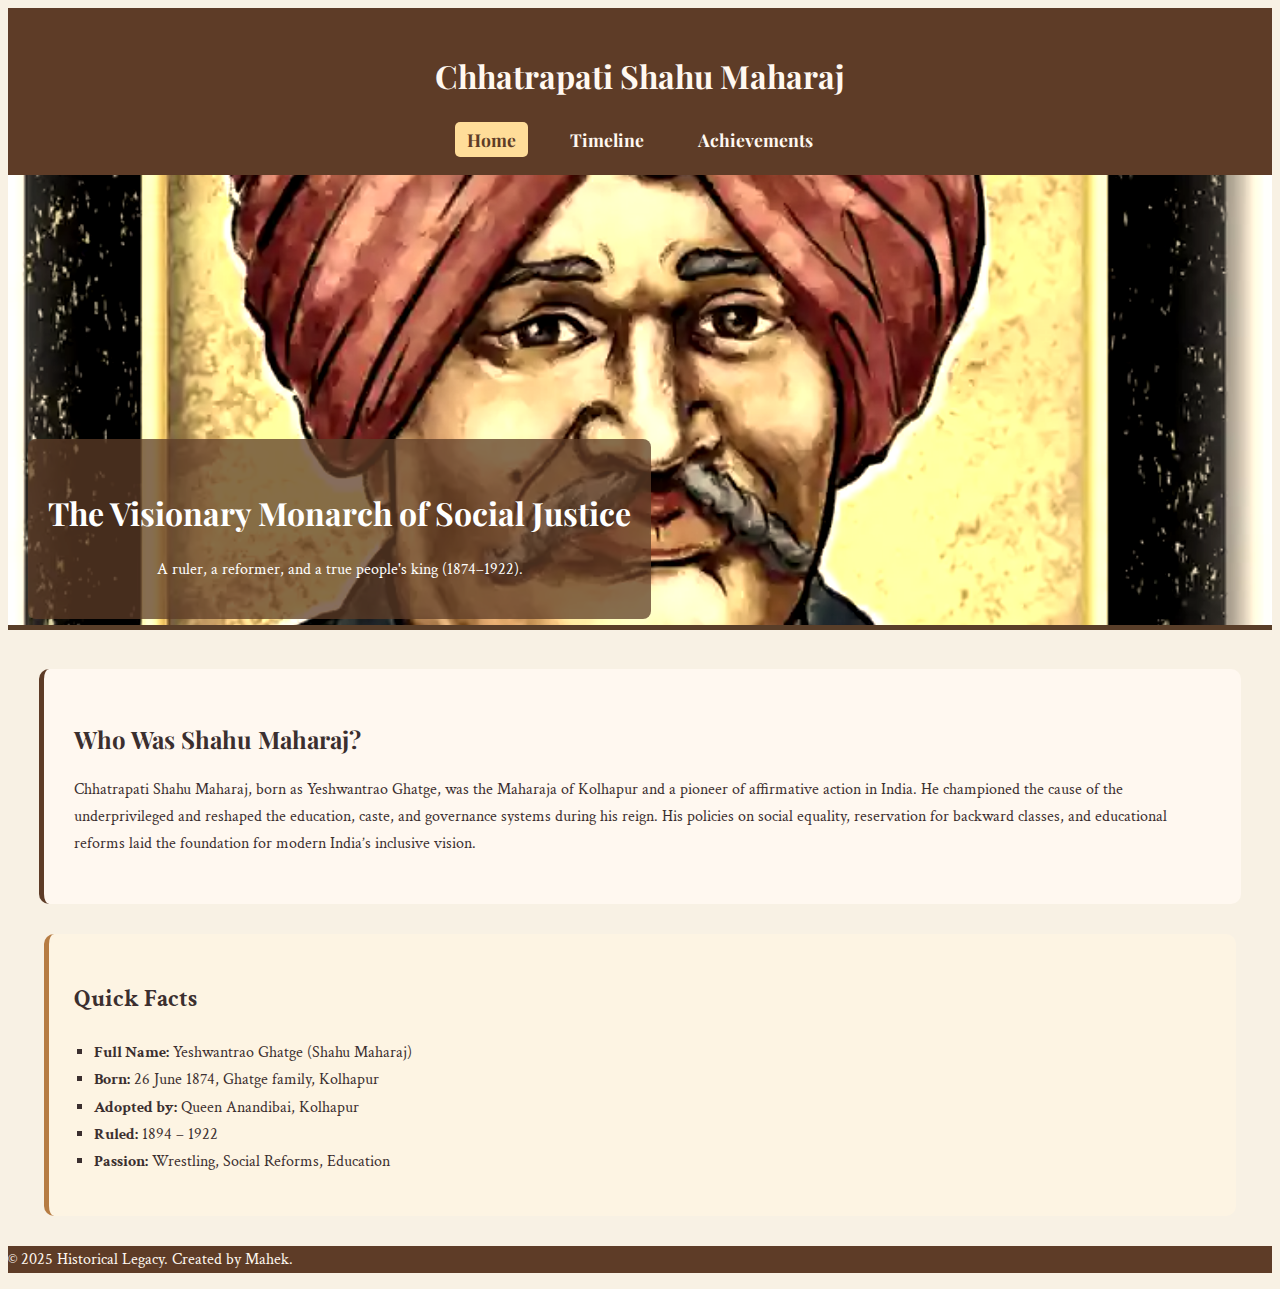
<file: index.html>
<!DOCTYPE html>
<html lang="en">
<head>
  <meta charset="UTF-8" />
  <meta name="viewport" content="width=device-width, initial-scale=1" />
  <title>Shahu Maharaj - Home</title>
  <link rel="stylesheet" href="style.css" />
  <link href="https://fonts.googleapis.com/css2?family=Playfair+Display:wght@600&family=Crimson+Text&display=swap" rel="stylesheet">
</head>
<body>
  <header>
    <h1>Chhatrapati Shahu Maharaj</h1>
    <nav>
      <ul>
        <li><a href="index.html" class="active">Home</a></li>
        <li><a href="about.html">Timeline</a></li>
        <li><a href="achievements.html">Achievements</a></li>
      </ul>
    </nav>
  </header>

  <main>
    <section class="hero-image">
      <img src="shahu1.webp" alt="Shahu Maharaj Portrait">
      <div class="hero-text">
        <h2>The Visionary Monarch of Social Justice</h2>
        <p>A ruler, a reformer, and a true people's king (1874–1922).</p>
      </div>
    </section>

    <section class="intro">
      <h2>Who Was Shahu Maharaj?</h2>
      <p>
        Chhatrapati Shahu Maharaj, born as Yeshwantrao Ghatge, was the Maharaja of Kolhapur and a pioneer of affirmative action in India. He championed the cause of the underprivileged and reshaped the education, caste, and governance systems during his reign. His policies on social equality, reservation for backward classes, and educational reforms laid the foundation for modern India’s inclusive vision.
      </p>
    </section>

    <section class="quick-facts">
      <h2>Quick Facts</h2>
      <ul>
        <li><strong>Full Name:</strong> Yeshwantrao Ghatge (Shahu Maharaj)</li>
        <li><strong>Born:</strong> 26 June 1874, Ghatge family, Kolhapur</li>
        <li><strong>Adopted by:</strong> Queen Anandibai, Kolhapur</li>
        <li><strong>Ruled:</strong> 1894 – 1922</li>
        <li><strong>Passion:</strong> Wrestling, Social Reforms, Education</li>
      </ul>
    </section>
  </main>

  <footer>
    <p>&copy; 2025 Historical Legacy. Created by Mahek.</p>
  </footer>
</body>
</html>
</file>
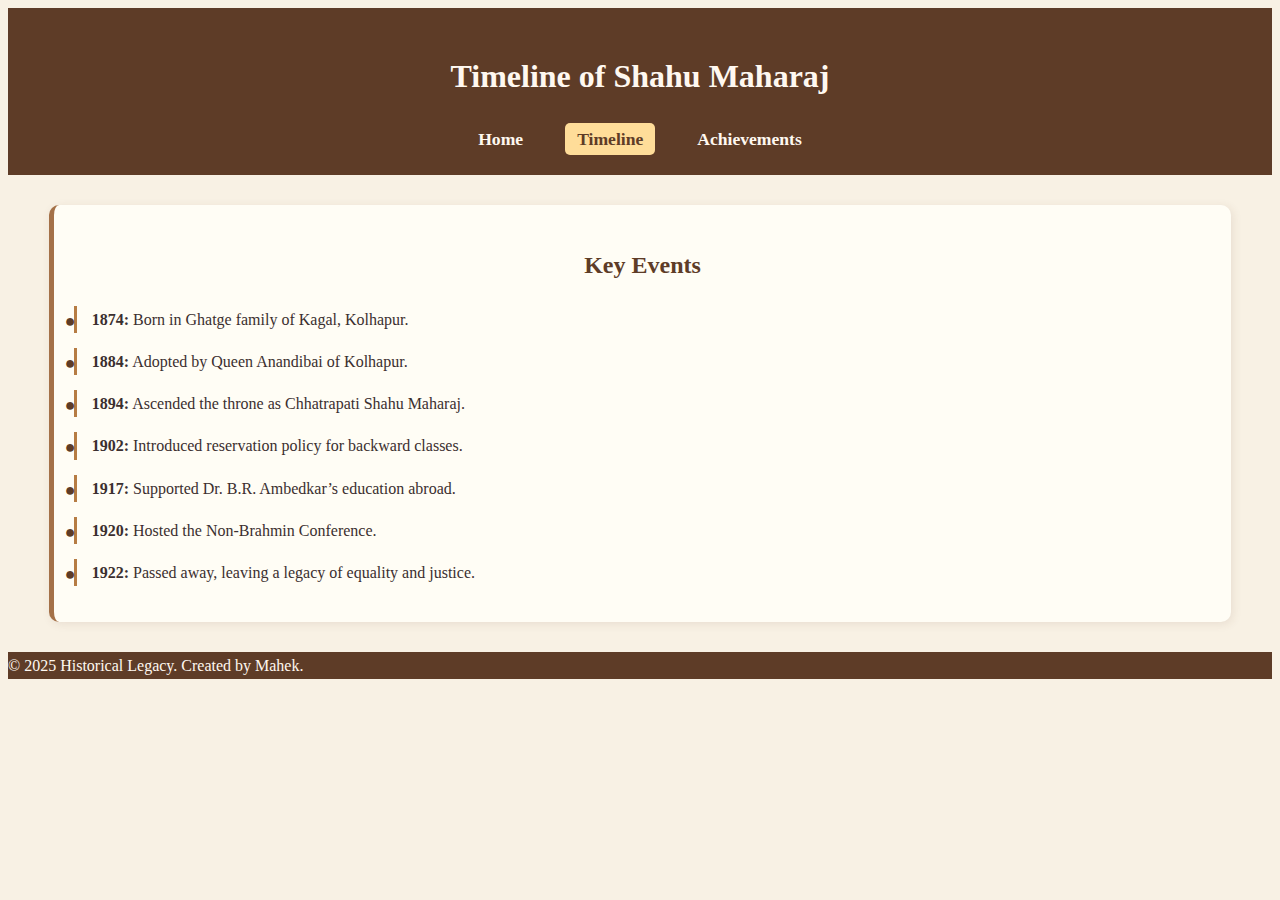
<file: about.html>
<!DOCTYPE html>
<html lang="en">
<head>
  <meta charset="UTF-8" />
  <meta name="viewport" content="width=device-width, initial-scale=1" />
  <title>Shahu Maharaj - Timeline</title>
  <link rel="stylesheet" href="style.css" />
</head>
<body>
  <header>
    <h1>Timeline of Shahu Maharaj</h1>
    <nav>
      <ul>
        <li><a href="index.html">Home</a></li>
        <li><a href="about.html" class="active">Timeline</a></li>
        <li><a href="achievements.html">Achievements</a></li>
      </ul>
    </nav>
  </header>

  <main>
    <section class="timeline">
      <h2>Key Events</h2>
      <ul>
        <li><strong>1874:</strong> Born in Ghatge family of Kagal, Kolhapur.</li>
        <li><strong>1884:</strong> Adopted by Queen Anandibai of Kolhapur.</li>
        <li><strong>1894:</strong> Ascended the throne as Chhatrapati Shahu Maharaj.</li>
        <li><strong>1902:</strong> Introduced reservation policy for backward classes.</li>
        <li><strong>1917:</strong> Supported Dr. B.R. Ambedkar’s education abroad.</li>
        <li><strong>1920:</strong> Hosted the Non-Brahmin Conference.</li>
        <li><strong>1922:</strong> Passed away, leaving a legacy of equality and justice.</li>
      </ul>
    </section>
  </main>

  <footer>
    <p>&copy; 2025 Historical Legacy. Created by Mahek.</p>
  </footer>
</body>
</html>
</file>
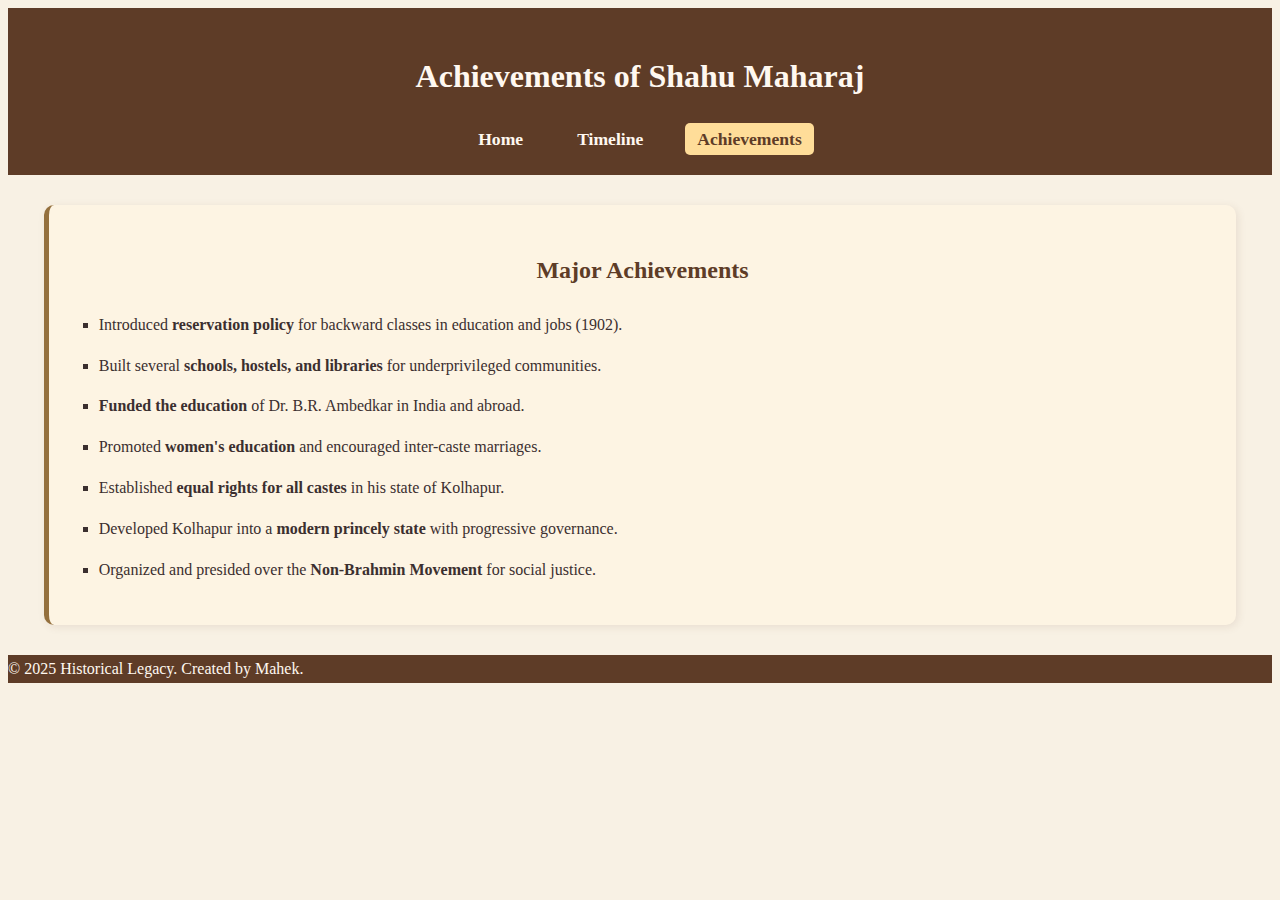
<file: achievements.html>
<!DOCTYPE html>
<html lang="en">
<head>
  <meta charset="UTF-8" />
  <meta name="viewport" content="width=device-width, initial-scale=1" />
  <title>Shahu Maharaj - Achievements</title>
  <link rel="stylesheet" href="style.css" />
</head>
<body>
  <header>
    <h1>Achievements of Shahu Maharaj</h1>
    <nav>
      <ul>
        <li><a href="index.html">Home</a></li>
        <li><a href="about.html">Timeline</a></li>
        <li><a href="achievements.html" class="active">Achievements</a></li>
      </ul>
    </nav>
  </header>

  <main>
    <section class="achievements">
      <h2>Major Achievements</h2>
      <ul>
        <li>Introduced <strong>reservation policy</strong> for backward classes in education and jobs (1902).</li>
        <li>Built several <strong>schools, hostels, and libraries</strong> for underprivileged communities.</li>
        <li><strong>Funded the education</strong> of Dr. B.R. Ambedkar in India and abroad.</li>
        <li>Promoted <strong>women's education</strong> and encouraged inter-caste marriages.</li>
        <li>Established <strong>equal rights for all castes</strong> in his state of Kolhapur.</li>
        <li>Developed Kolhapur into a <strong>modern princely state</strong> with progressive governance.</li>
        <li>Organized and presided over the <strong>Non-Brahmin Movement</strong> for social justice.</li>
      </ul>
    </section>
  </main>

  <footer>
    <p>&copy; 2025 Historical Legacy. Created by Mahek.</p>
  </footer>
</body>
</html>
</file>
<file: style.css>
body {
    font-family: 'Crimson Text', serif;
    background-color: #f8f1e4;
    color: #3b2f2f;
    line-height: 1.7;
  }
  
  /* Header */
  header {
    background-color: #5e3c27;
    color: #fff8f0;
    padding: 20px 0;
    font-family: 'Playfair Display', serif;
  }
  h1{
    text-align: center;
  }
  /* Hero Image Section */
  .hero-image {
    position: relative;
    text-align: center;
    margin-bottom: 30px;
  }
  
  .hero-image img {
    width: 100%;
    max-height: 450px;
    object-fit: cover;
    filter: sepia(40%) contrast(1.1);
    border-bottom: 5px solid #5e3c27;
  }
  
  .hero-text {
    position: absolute;
    bottom: 20px;
    left: 20px;
    background-color: rgba(94, 60, 39, 0.75);
    color: white;
    padding: 20px;
    border-radius: 8px;
    max-width: 80%;
  }
  
  .hero-text h2 {
    font-size: 2rem;
    margin-bottom: 10px;
    font-family: 'Playfair Display', serif;
  }
  
  .intro {
    background-color: #fff8f0;
    padding: 30px;
    margin: 20px auto;
    border-left: 5px solid #5e3c27;
    border-radius: 10px;
    max-width: 90%;
  }
  
  .intro h2 {
    font-family: 'Playfair Display', serif;
    margin-bottom: 15px;
  }
  
  .quick-facts {
    background-color: #fdf4e3;
    padding: 25px;
    border-radius: 10px;
    margin: 30px auto;
    max-width: 90%;
    border-left: 5px solid #b67c43;
  }
  
  .quick-facts ul {
    list-style-type: square;
    padding-left: 20px;
  }
  
  /* Nav underline effect */
  /* Navbar styling */
nav {
    margin-top: 10px;
  }
  
  nav ul {
    display: flex;
    justify-content: center; /* aligns center horizontally */
    list-style-type: none;
    padding: 0;
    margin: 0;
    gap: 30px; /* spacing between nav items */
  }
  
  nav ul li a {
    color: #fff8f0;
    text-decoration: none;
    font-weight: bold;
    font-size: 1.1rem;
    transition: color 0.3s ease;
    padding: 6px 12px;
    border-radius: 5px;
  }
  
  nav ul li a:hover,
  nav ul li a.active {
    background-color: #ffdd99;
    color: #5e3c27;
  }
  
  
  /* Footer */
  footer {
    background-color: #5e3c27;
    color: #fff8f0;
  }
  .timeline {
    max-width: 90%;
    margin: 30px auto;
    padding: 20px;
    background-color: #fffdf5;
    border-left: 5px solid #a47148;
    border-radius: 10px;
    box-shadow: 2px 2px 10px rgba(94, 60, 39, 0.1);
  }
  
  .timeline h2 {
    font-family: 'Playfair Display', serif;
    color: #5e3c27;
    margin-bottom: 20px;
    text-align: center;
  }
  
  .timeline ul {
    list-style: none;
    padding: 0;
  }
  
  .timeline li {
    margin: 15px 0;
    padding-left: 15px;
    position: relative;
    border-left: 3px solid #b67c43;
  }
  
  .timeline li::before {
    content: "●";
    position: absolute;
    left: -12px;
    color: #5e3c27;
    font-size: 18px;
  }
  
  .timeline li strong {
    font-family: 'Playfair Display', serif;
    color: #3b2f2f;
  }
  .achievements {
    max-width: 90%;
    margin: 30px auto;
    padding: 25px;
    background-color: #fdf4e3;
    border-left: 5px solid #94703d;
    border-radius: 10px;
    box-shadow: 2px 2px 8px rgba(94, 60, 39, 0.1);
  }
  
  .achievements h2 {
    font-family: 'Playfair Display', serif;
    color: #5e3c27;
    text-align: center;
    margin-bottom: 20px;
  }
  
  .achievements ul {
    list-style-type: square;
    padding-left: 25px;
    line-height: 1.8;
  }
  
  .achievements li {
    margin-bottom: 12px;
    color: #3b2f2f;
  }
</file>
